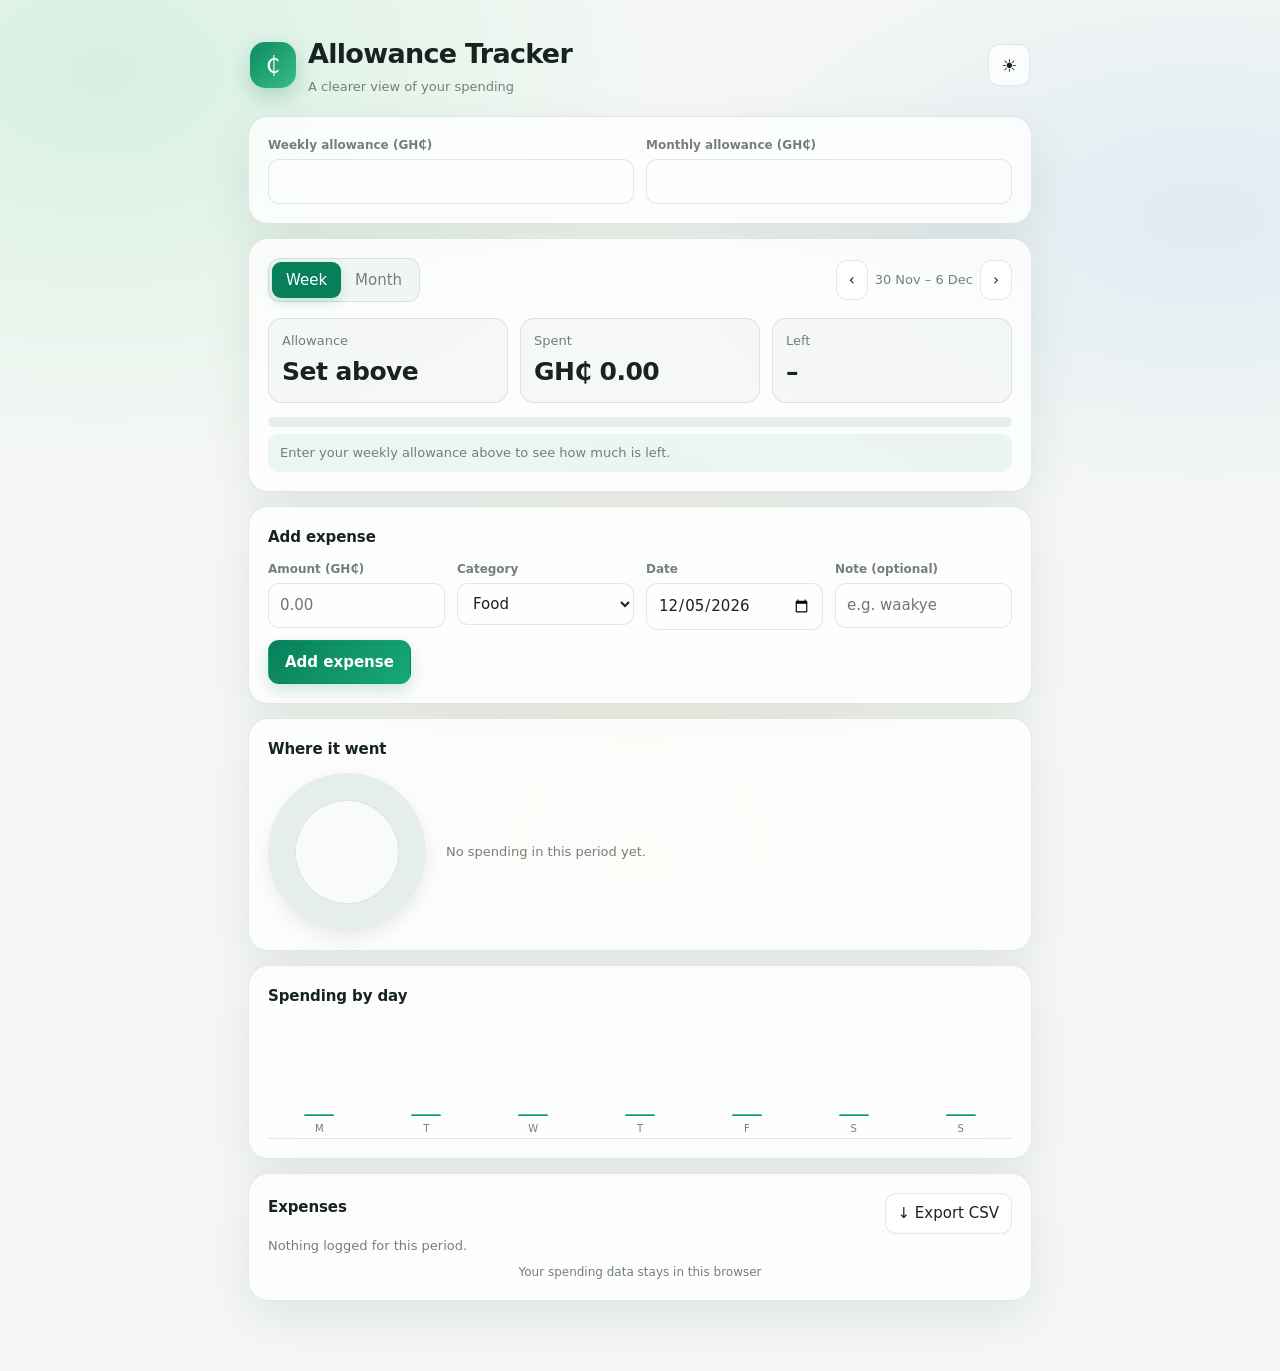
<file: index.html>
<!DOCTYPE html>
<html lang="en">
<head>
<meta charset="utf-8">
<meta name="viewport" content="width=device-width, initial-scale=1, viewport-fit=cover">
<title>Allowance Tracker (GH₵)</title>
<style>
:root{--bg:#f5f7f4;--card:rgba(255,255,255,.78);--tx:#17231e;--mut:#718078;--bd:rgba(32,72,54,.12);--ac:#087f5b;--bad:#c0392b;--track:#e5eee8;--shadow:0 18px 48px rgba(24,67,48,.09);color-scheme:light;box-sizing:border-box;padding-top:env(safe-area-inset-top,0px);padding-bottom:env(safe-area-inset-bottom,0px)}
:root[data-theme=dark]{--bg:#111a17;--card:rgba(30,43,37,.82);--tx:#eff7f2;--mut:#a1b3a9;--bd:rgba(220,245,229,.12);--ac:#50d6a1;--bad:#ff8277;--track:#2b3a32;--shadow:0 18px 48px rgba(0,0,0,.22);color-scheme:dark}
*{box-sizing:border-box}
html{min-height:100%;background:var(--bg)}
body{min-height:100vh;margin:0;background:radial-gradient(ellipse at 8% 8%,rgba(94,213,157,.20),transparent 34%),radial-gradient(ellipse at 94% 24%,rgba(113,174,235,.16),transparent 32%),radial-gradient(ellipse at 50% 100%,rgba(238,189,105,.12),transparent 38%),var(--bg);background-attachment:fixed;color:var(--tx);font:15px/1.5 system-ui,-apple-system,"Segoe UI",sans-serif;transition:background-color .25s,color .25s;overflow-x:hidden}
body:before,body:after{content:"";position:fixed;width:260px;height:260px;border-radius:50%;filter:blur(60px);opacity:.19;pointer-events:none;z-index:-1;animation:float 18s ease-in-out infinite alternate}
body:before{background:#48c78e;top:18%;left:-150px}
body:after{background:#71aef0;right:-160px;bottom:8%;animation-delay:-8s}
@keyframes float{to{transform:translate(90px,35px) scale(1.15)}}
main{max-width:820px;margin:0 auto;padding:34px 18px 56px}
.top{display:flex;align-items:center;justify-content:space-between;gap:12px;margin:0 2px 20px}
.brand{display:flex;align-items:center;gap:12px}
.brandicon{display:grid;place-items:center;width:46px;height:46px;border-radius:15px;background:linear-gradient(135deg,#0b8b63,#38bd87);color:white;font-size:23px;box-shadow:0 8px 20px rgba(8,127,91,.25)}
h1{font-size:clamp(21px,4vw,27px);letter-spacing:-.7px;margin:0}
.subtitle{color:var(--mut);font-size:13px;margin-top:2px}
.card{background:var(--card);backdrop-filter:blur(18px);-webkit-backdrop-filter:blur(18px);border:1px solid var(--bd);border-radius:20px;padding:19px;margin-bottom:14px;box-shadow:var(--shadow);animation:rise .45s ease both}
.card:nth-of-type(2){animation-delay:.04s}
.card:nth-of-type(3){animation-delay:.08s}
@keyframes rise{from{opacity:0;transform:translateY(10px)}to{opacity:1;transform:none}}
.row{display:flex;gap:9px;flex-wrap:wrap;align-items:center}
.seg{display:flex;padding:3px;border:1px solid var(--bd);border-radius:12px;background:rgba(120,150,130,.07)}
button{font:inherit;cursor:pointer;transition:transform .16s,box-shadow .16s,background .16s}
button:hover{transform:translateY(-1px)}
button:active{transform:scale(.97)}
.seg button{border:0;background:transparent;color:var(--mut);padding:7px 14px;border-radius:9px}
.seg button.on{background:var(--ac);color:#fff;box-shadow:0 4px 12px rgba(8,127,91,.2)}
.nav{margin-left:auto;display:flex;align-items:center;gap:7px}
.nav button,.btn,.theme{border:1px solid var(--bd);background:var(--card);color:var(--tx);border-radius:11px;padding:8px 12px}
.theme{width:42px;height:42px;padding:0;font-size:18px}
.btn.p{background:linear-gradient(135deg,#087f5b,#17a975);color:white;border-color:transparent;font-weight:650;box-shadow:0 7px 16px rgba(8,127,91,.19);padding:10px 16px}
.btn:hover,.nav button:hover,.theme:hover{box-shadow:0 6px 15px rgba(20,60,40,.12)}
label{font-size:12px;color:var(--mut);display:block;margin-bottom:5px;font-weight:600}
input,select{width:100%;padding:10px 11px;border:1px solid var(--bd);border-radius:11px;background:rgba(255,255,255,.42);color:var(--tx);font:inherit;outline:none;transition:border .2s,box-shadow .2s}
[data-theme=dark] input,[data-theme=dark] select{background:rgba(0,0,0,.12)}
input:focus,select:focus{border-color:var(--ac);box-shadow:0 0 0 3px color-mix(in srgb,var(--ac) 17%,transparent)}
.g{display:grid;grid-template-columns:repeat(auto-fit,minmax(145px,1fr));gap:12px}
.stats{margin-top:16px}
.stat{padding:12px 13px;border:1px solid var(--bd);border-radius:14px;background:rgba(120,150,130,.06)}
.big{font-size:clamp(20px,4vw,25px);font-weight:750;letter-spacing:-.5px;font-variant-numeric:tabular-nums;margin-top:2px}
.mut{color:var(--mut);font-size:13px}
.bar{height:10px;background:var(--track);border-radius:99px;overflow:hidden;margin:14px 0 7px}
.bar>i{display:block;height:100%;background:linear-gradient(90deg,#23a879,#70d69c);border-radius:99px;transition:width .45s ease}
.bad{color:var(--bad)}
.hint{padding:9px 12px;border-radius:11px;background:rgba(8,127,91,.07)}
h2{font-size:15px;letter-spacing:-.1px;margin:0 0 12px}
.sectionhead{display:flex;align-items:center;justify-content:space-between;gap:10px}
.donutwrap{display:flex;gap:20px;align-items:center;flex-wrap:wrap}
.donut{width:158px;height:158px;border-radius:50%;position:relative;flex:none;box-shadow:0 8px 20px rgba(0,0,0,.08);transition:transform .3s}
.donut:hover{transform:rotate(-5deg) scale(1.03)}
.donut:after{content:"";position:absolute;inset:27px;background:var(--card);border:1px solid var(--bd);border-radius:50%}
.leg{flex:1;min-width:170px}
.leg div{display:flex;align-items:center;gap:9px;padding:6px 0;border-bottom:1px solid var(--bd)}
.leg div:last-child{border:0}
.leg b{width:10px;height:10px;border-radius:4px;flex:none}
.leg span:last-child{margin-left:auto;font-variant-numeric:tabular-nums;font-size:13px}
.days{display:flex;align-items:flex-end;gap:4px;height:120px;margin-top:10px;padding-bottom:2px;border-bottom:1px solid var(--bd)}
.days div{flex:1;display:flex;flex-direction:column;justify-content:flex-end;align-items:center;height:100%;min-width:0}
.days i{width:100%;max-width:30px;background:linear-gradient(180deg,#54d39c,#07835c);border-radius:6px 6px 2px 2px;min-height:2px;transition:height .4s,filter .2s}
.days div:hover i{filter:brightness(1.13)}
.days small{font-size:10px;color:var(--mut);margin-top:5px}
.item{display:flex;gap:10px;align-items:center;padding:11px 0;border-top:1px solid var(--bd)}
.item:first-child{border-top:0}
.dot{width:10px;height:10px;border-radius:50%;flex:none}
.item .amt{margin-left:auto;font-weight:700;font-variant-numeric:tabular-nums;white-space:nowrap}
.x{border:0;background:transparent;color:var(--mut);font-size:19px;border-radius:8px;padding:2px 7px}
.x:hover{background:rgba(192,57,43,.1);color:var(--bad)}
.footer{text-align:center;color:var(--mut);font-size:12px;padding:7px 0 0}
@media(max-width:520px){main{padding:22px 13px 38px}.card{padding:16px;border-radius:17px}.top{margin-bottom:16px}.nav{gap:4px}.nav button{padding:7px 10px}.donut{width:138px;height:138px}.donut:after{inset:24px}.sectionhead .btn{font-size:12px;padding:8px 9px}}
@media(prefers-reduced-motion:reduce){*,*:before,*:after{animation-duration:.01ms!important;transition-duration:.01ms!important;scroll-behavior:auto!important}}
</style>
</head>
<body>
<main>
<header class="top">
  <div class="brand">
    <div class="brandicon">₵</div>
    <div><h1>Allowance Tracker</h1><div class="subtitle">A clearer view of your spending</div></div>
  </div>
  <button class="theme" id="theme" aria-label="Switch color theme" title="Switch color theme">☀️</button>
</header>

<div class="card">
  <div class="g">
    <div><label>Weekly allowance (GH₵)</label><input id="wk" type="number" min="0" step="0.01" inputmode="decimal"></div>
    <div><label>Monthly allowance (GH₵)</label><input id="mo" type="number" min="0" step="0.01" inputmode="decimal"></div>
  </div>
</div>

<div class="card">
  <div class="row">
    <div class="seg"><button id="vw" class="on">Week</button><button id="vm">Month</button></div>
    <div class="nav"><button id="pv" aria-label="Previous">‹</button><span id="lbl" class="mut"></span><button id="nx" aria-label="Next">›</button></div>
  </div>
  <div class="g stats">
    <div class="stat"><div class="mut">Allowance</div><div class="big" id="sb">–</div></div>
    <div class="stat"><div class="mut">Spent</div><div class="big" id="ss">–</div></div>
    <div class="stat"><div class="mut">Left</div><div class="big" id="sl">–</div></div>
  </div>
  <div class="bar"><i id="pb" style="width:0"></i></div>
  <div class="mut hint" id="hint"></div>
</div>

<div class="card">
  <h2>Add expense</h2>
  <div class="g">
    <div><label>Amount (GH₵)</label><input id="am" type="number" min="0" step="0.01" inputmode="decimal" placeholder="0.00"></div>
    <div><label>Category</label><select id="ct"></select></div>
    <div><label>Date</label><input id="dt" type="date"></div>
    <div><label>Note (optional)</label><input id="nt" type="text" placeholder="e.g. waakye"></div>
  </div>
  <div style="margin-top:10px"><button class="btn p" id="add">Add expense</button></div>
</div>

<div class="card">
  <h2>Where it went</h2>
  <div class="donutwrap"><div class="donut" id="dn"></div><div class="leg" id="lg"></div></div>
</div>

<div class="card">
  <h2>Spending by day</h2>
  <div class="days" id="dy"></div>
</div>

<div class="card">
  <div class="sectionhead"><h2>Expenses</h2><button class="btn" id="csv">↓ Export CSV</button></div>
  <div id="ls"></div>
  <div class="footer">Your spending data stays in this browser</div>
</div>
</main>
<script>
const CATS={"Food":"#e8833a","Transport":"#3a8fe8","Data & Airtime":"#8e5be8","Academics":"#0f9d6b","Hostel & Rent":"#c9a227","Personal Care":"#e85b9a","Fun & Social":"#e8504a","Savings":"#4aa3a3","Other":"#8a8a82"};
let S={wk:0,mo:0,items:[]},view="week",off=0;
try{document.documentElement.dataset.theme=localStorage.getItem("allowance-theme")||"light"}catch(e){}
const $=id=>document.getElementById(id);
try{const r=localStorage.getItem("allowance-v1");if(r)S=Object.assign(S,JSON.parse(r))}catch(e){}
function save(){try{localStorage.setItem("allowance-v1",JSON.stringify(S))}catch(e){}}
const ymd=d=>d.getFullYear()+"-"+String(d.getMonth()+1).padStart(2,"0")+"-"+String(d.getDate()).padStart(2,"0");
const money=n=>"GH₵ "+Number(n).toLocaleString("en-GH",{minimumFractionDigits:2,maximumFractionDigits:2});
const esc=s=>String(s).replace(/[&<>"]/g,c=>({"&":"&amp;","<":"&lt;",">":"&gt;",'"':"&quot;"}[c]));
function range(){
  const t=new Date();t.setHours(12,0,0,0);
  if(view==="week"){const m=new Date(t);m.setDate(t.getDate()-((t.getDay()+6)%7)+off*7);const e=new Date(m);e.setDate(m.getDate()+6);return[m,e]}
  const s=new Date(t.getFullYear(),t.getMonth()+off,1,12),e=new Date(t.getFullYear(),t.getMonth()+off+1,0,12);return[s,e];
}
function render(){
  const[s,e]=range(),a=ymd(s),b=ymd(e);
  const fm=d=>d.toLocaleDateString("en-GB",{day:"numeric",month:"short"});
  $("lbl").textContent=view==="week"?fm(s)+" – "+fm(e):s.toLocaleDateString("en-GB",{month:"long",year:"numeric"});
  $("vw").classList.toggle("on",view==="week");$("vm").classList.toggle("on",view==="month");
  const its=S.items.filter(i=>i.date>=a&&i.date<=b).sort((x,y)=>y.date.localeCompare(x.date)||y.id-x.id);
  const spent=its.reduce((n,i)=>n+i.amt,0),bud=view==="week"?S.wk:S.mo,left=bud-spent;
  $("sb").textContent=bud?money(bud):"Set above";$("ss").textContent=money(spent);
  $("sl").textContent=bud?money(left):"–";$("sl").className="big"+(bud&&left<0?" bad":"");
  const pct=bud?Math.min(100,spent/bud*100):0;$("pb").style.width=pct+"%";$("pb").style.background=pct>=100?"var(--bad)":"var(--ac)";
  const today=new Date();today.setHours(12,0,0,0);
  let h="";
  if(bud){const days=Math.round((e-s)/864e5)+1;
    if(today>=s&&today<=e){const rem=Math.max(1,Math.round((e-today)/864e5)+1);h=left>0?"You can spend about "+money(left/rem)+" per day for the remaining "+rem+" day"+(rem>1?"s":"")+".":"You’re over budget by "+money(-left)+".";}
    else h=left>=0?"Finished with "+money(left)+" to spare.":"Went over by "+money(-left)+".";}
  else h="Enter your "+view+"ly allowance above to see how much is left.";
  $("hint").textContent=h;

  const tot={};its.forEach(i=>tot[i.cat]=(tot[i.cat]||0)+i.amt);
  const ents=Object.entries(tot).sort((x,y)=>y[1]-x[1]);
  if(!ents.length){$("dn").style.background="var(--track)";$("lg").innerHTML='<span class="mut">No spending in this period yet.</span>'}
  else{let c=0,g=[];ents.forEach(([k,v])=>{const p=v/spent*100;g.push(CATS[k]+" "+c+"% "+(c+p)+"%");c+=p});
    $("dn").style.background="conic-gradient("+g.join(",")+")";
    $("lg").innerHTML=ents.map(([k,v])=>'<div><b style="background:'+CATS[k]+'"></b><span>'+esc(k)+'</span><span>'+money(v)+' · '+Math.round(v/spent*100)+'%</span></div>').join("")}

  const n=Math.round((e-s)/864e5)+1,arr=[];
  for(let k=0;k<n;k++){const d=new Date(s);d.setDate(s.getDate()+k);const key=ymd(d);arr.push({d,v:its.filter(i=>i.date===key).reduce((q,i)=>q+i.amt,0)})}
  const mx=Math.max(1,...arr.map(x=>x.v));
  $("dy").innerHTML=arr.map(x=>'<div title="'+esc(fm(x.d)+": "+money(x.v))+'"><i style="height:'+(x.v/mx*85)+'%"></i><small>'+(n>10?(x.d.getDate()%5===1?x.d.getDate():"&nbsp;"):x.d.toLocaleDateString("en-GB",{weekday:"narrow"}))+'</small></div>').join("");

  $("ls").innerHTML=its.length?its.map(i=>'<div class="item"><span class="dot" style="background:'+CATS[i.cat]+'"></span><div><div>'+esc(i.note||i.cat)+'</div><div class="mut">'+esc(i.cat)+' · '+esc(new Date(i.date+"T12:00").toLocaleDateString("en-GB",{day:"numeric",month:"short"}))+'</div></div><span class="amt">'+money(i.amt)+'</span><button class="x" data-id="'+i.id+'" aria-label="Delete">×</button></div>').join(""):'<span class="mut">Nothing logged for this period.</span>';
}
$("theme").textContent=document.documentElement.dataset.theme==="dark"?"🌙":"☀️";
$("theme").onclick=()=>{const next=document.documentElement.dataset.theme==="dark"?"light":"dark";document.documentElement.dataset.theme=next;$("theme").textContent=next==="dark"?"🌙":"☀️";try{localStorage.setItem("allowance-theme",next)}catch(e){}};
$("ct").innerHTML=Object.keys(CATS).map(k=>"<option>"+esc(k)+"</option>").join("");
$("dt").value=ymd(new Date());
$("wk").value=S.wk||"";$("mo").value=S.mo||"";
$("wk").oninput=()=>{S.wk=parseFloat($("wk").value)||0;save();render()};
$("mo").oninput=()=>{S.mo=parseFloat($("mo").value)||0;save();render()};
$("vw").onclick=()=>{view="week";off=0;render()};
$("vm").onclick=()=>{view="month";off=0;render()};
$("pv").onclick=()=>{off--;render()};
$("nx").onclick=()=>{off++;render()};
$("add").onclick=()=>{
  const amt=parseFloat($("am").value);
  if(!(amt>0)){$("am").focus();return}
  S.items.push({id:Date.now(),amt,cat:$("ct").value,date:$("dt").value||ymd(new Date()),note:$("nt").value.trim()});
  $("am").value="";$("nt").value="";save();render();
};
$("ls").onclick=e=>{
  const id=e.target.dataset&&e.target.dataset.id;
  if(id){S.items=S.items.filter(i=>String(i.id)!==id);save();render()}
};
$("csv").onclick=()=>{
  const rows=[
    ["Date","Amount (GH₵)","Category","Note"],
    ...S.items.slice().sort((a,b)=>a.date.localeCompare(b.date)||a.id-b.id)
      .map(i=>[i.date,Number(i.amt).toFixed(2),i.cat,i.note||""])
  ];
  const csv=rows.map(row=>row.map(v=>'"'+String(v).replace(/"/g,'""')+'"').join(",")).join("\r\n");
  const blob=new Blob(["\uFEFF",csv],{type:"text/csv;charset=utf-8"});
  const url=URL.createObjectURL(blob),a=document.createElement("a");
  a.href=url;
  a.download="allowance-expenses-"+ymd(new Date())+".csv";
  document.body.appendChild(a);a.click();a.remove();URL.revokeObjectURL(url);
};
render();
</script>
</body>
</html>
</file>
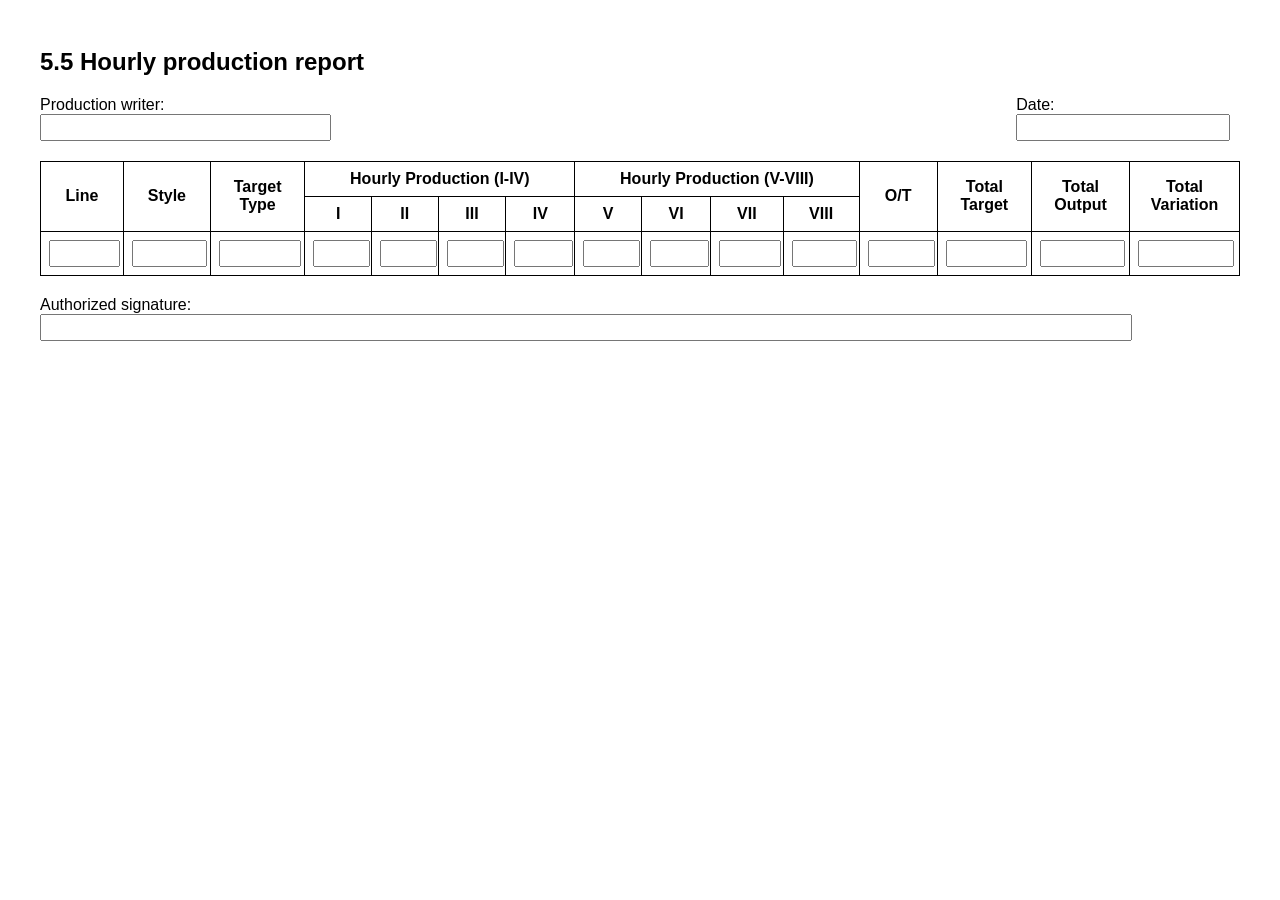
<file: work.html>
<!DOCTYPE html>
<html>
<head>
    <title>Hourly Production Report</title>
    <style>
        body {
            font-family: Arial, sans-serif;
            padding: 20px;
        }
        .container {
            max-width: 1200px;
            margin: 0 auto;
        }
        table {
            width: 100%;
            border-collapse: collapse;
            margin: 20px 0;
        }
        th, td {
            border: 1px solid #000;
            padding: 8px;
            text-align: center;
        }
        input {
            width: 90%;
            padding: 4px;
        }
        .header {
            display: flex;
            justify-content: space-between;
            margin-bottom: 20px;
        }
        .signature {
            margin-top: 20px;
        }
        @media print {
            input {
                border: none;
                border-bottom: 1px solid #000;
            }
        }
    </style>
</head>
<body>
    <div class="container">
        <h2>5.5 Hourly production report</h2>
        
        <div class="header">
            <div>Production writer: <input type="text"></div>
            <div>Date: <input type="text"></div>
        </div>

        <table>
            <thead>
                <tr>
                    <th rowspan="2">Line</th>
                    <th rowspan="2">Style</th>
                    <th rowspan="2">Target Type</th>
                    <th colspan="4">Hourly Production (I-IV)</th>
                    <th colspan="4">Hourly Production (V-VIII)</th>
                    <th rowspan="2">O/T</th>
                    <th rowspan="2">Total Target</th>
                    <th rowspan="2">Total Output</th>
                    <th rowspan="2">Total Variation</th>
                </tr>
                <tr>
                    <th>I</th>
                    <th>II</th>
                    <th>III</th>
                    <th>IV</th>
                    <th>V</th>
                    <th>VI</th>
                    <th>VII</th>
                    <th>VIII</th>
                </tr>
            </thead>
            <tbody>
                <!-- 10 rows -->
                <tr>
                    <td><input type="text"></td>
                    <td><input type="text"></td>
                    <td><input type="text"></td>
                    <td><input type="text"></td>
                    <td><input type="text"></td>
                    <td><input type="text"></td>
                    <td><input type="text"></td>
                    <td><input type="text"></td>
                    <td><input type="text"></td>
                    <td><input type="text"></td>
                    <td><input type="text"></td>
                    <td><input type="text"></td>
                    <td><input type="text"></td>
                    <td><input type="text"></td>
                    <td><input type="text"></td>
                </tr>
                <!-- Repeat the above <tr> block 9 more times -->
            </tbody>
        </table>

        <div class="signature">
            Authorized signature: <input type="text">
        </div>
    </div>
</body>
</html>
</file>
